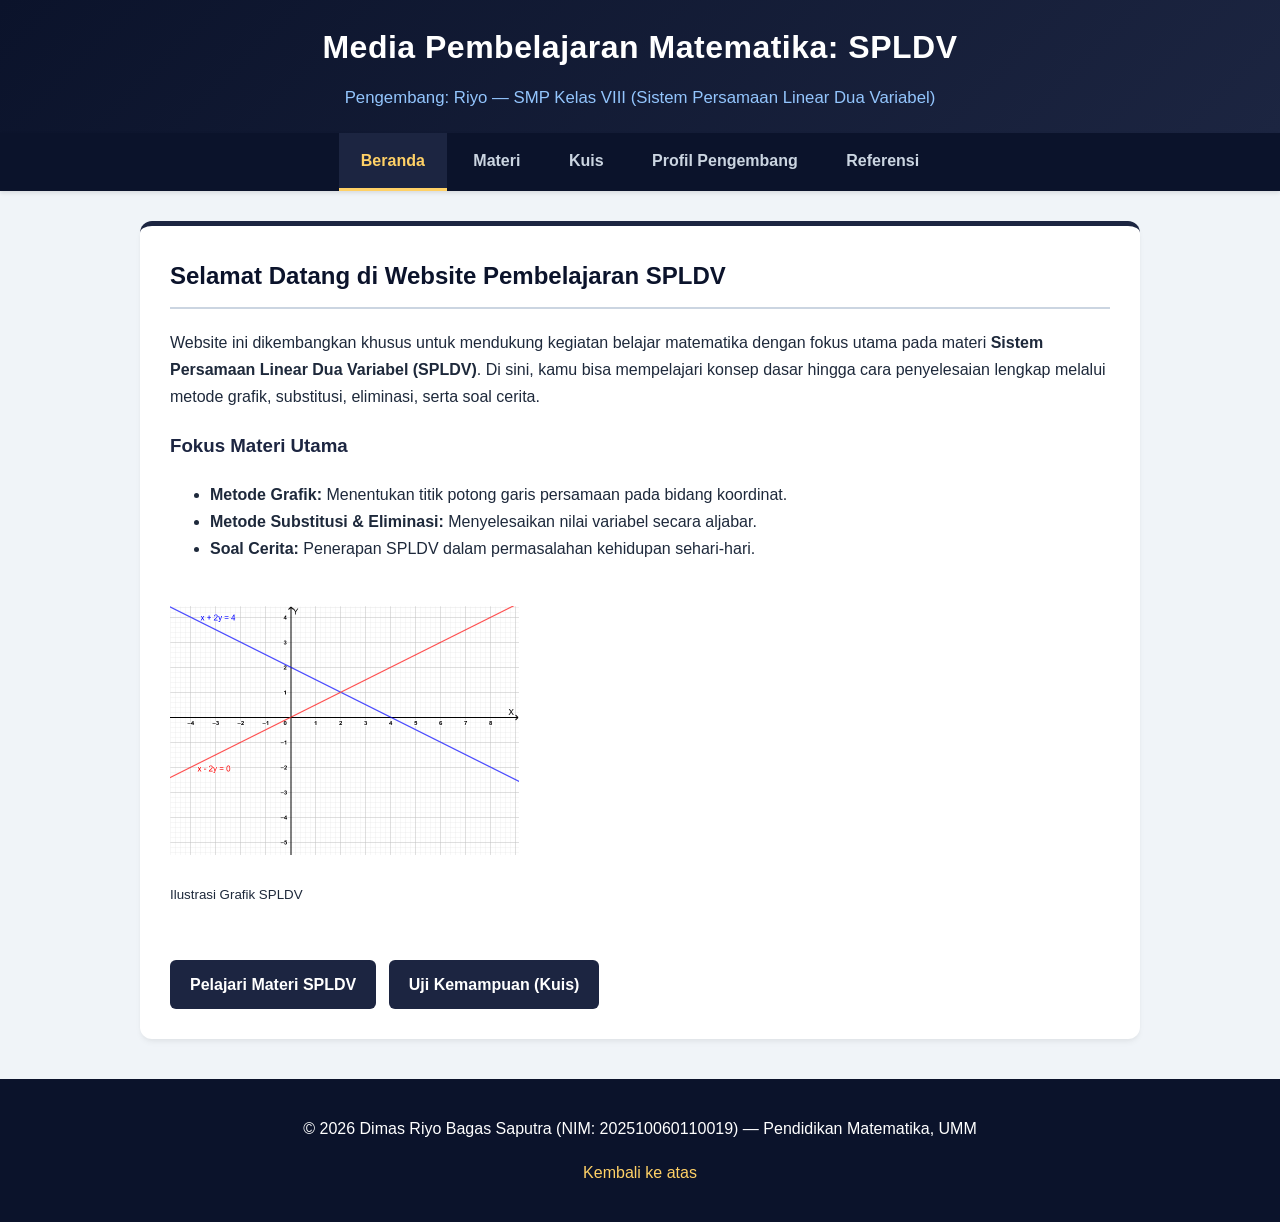
<file: index.html>
<!DOCTYPE html>
<html lang="id">
<head>
    <meta charset="UTF-8">
    <meta name="viewport" content="width=device-width, initial-scale=1.0">
    <title>Beranda | Pembelajaran SPLDV - Riyo</title>
    <link rel="stylesheet" href="style.css">
</head>
<body id="atas">
    <header>
        <h1>Media Pembelajaran Matematika: SPLDV</h1>
        <p>Pengembang: Riyo &mdash; SMP Kelas VIII (Sistem Persamaan Linear Dua Variabel)</p>
    </header>
    
    <nav>
        <ul>
            <li><a href="index.html" class="active">Beranda</a></li>
            <li><a href="materi.html">Materi</a></li>
            <li><a href="kuis.html">Kuis</a></li>
            <li><a href="profil.html">Profil Pengembang</a></li>
            <li><a href="referensi.html">Referensi</a></li>
        </ul>
    </nav>

    <main>
        <section>
            <h2>Selamat Datang di Website Pembelajaran SPLDV</h2>
            <p>
                Website ini dikembangkan khusus untuk mendukung kegiatan belajar matematika dengan fokus utama pada materi <strong>Sistem Persamaan Linear Dua Variabel (SPLDV)</strong>. Di sini, kamu bisa mempelajari konsep dasar hingga cara penyelesaian lengkap melalui metode grafik, substitusi, eliminasi, serta soal cerita.
            </p>
            <h3>Fokus Materi Utama</h3>
            <ul>
                <li><strong>Metode Grafik:</strong> Menentukan titik potong garis persamaan pada bidang koordinat.</li>
                <li><strong>Metode Substitusi &amp; Eliminasi:</strong> Menyelesaikan nilai variabel secara aljabar.</li>
                <li><strong>Soal Cerita:</strong> Penerapan SPLDV dalam permasalahan kehidupan sehari-hari.</li> 
            </ul>
            <br>
            <img src="image/ilustrasi grafik SPLDV.png" alt="Ilustrasi Grafik SPLDV" width="350">
            <p><small>Ilustrasi Grafik SPLDV</small></p>
            <br>
            <a href="materi.html#grafik" class="btn">Pelajari Materi SPLDV</a>
            <a href="kuis.html" class="btn">Uji Kemampuan (Kuis)</a>
        </section>
    </main>

    <footer>
        <p>&copy; 2026 Dimas Riyo Bagas Saputra (NIM: 202510060110019) &mdash; Pendidikan Matematika, UMM</p>
        <p><a href="#atas">Kembali ke atas</a></p>
    </footer>
</body>
</html>
</file>
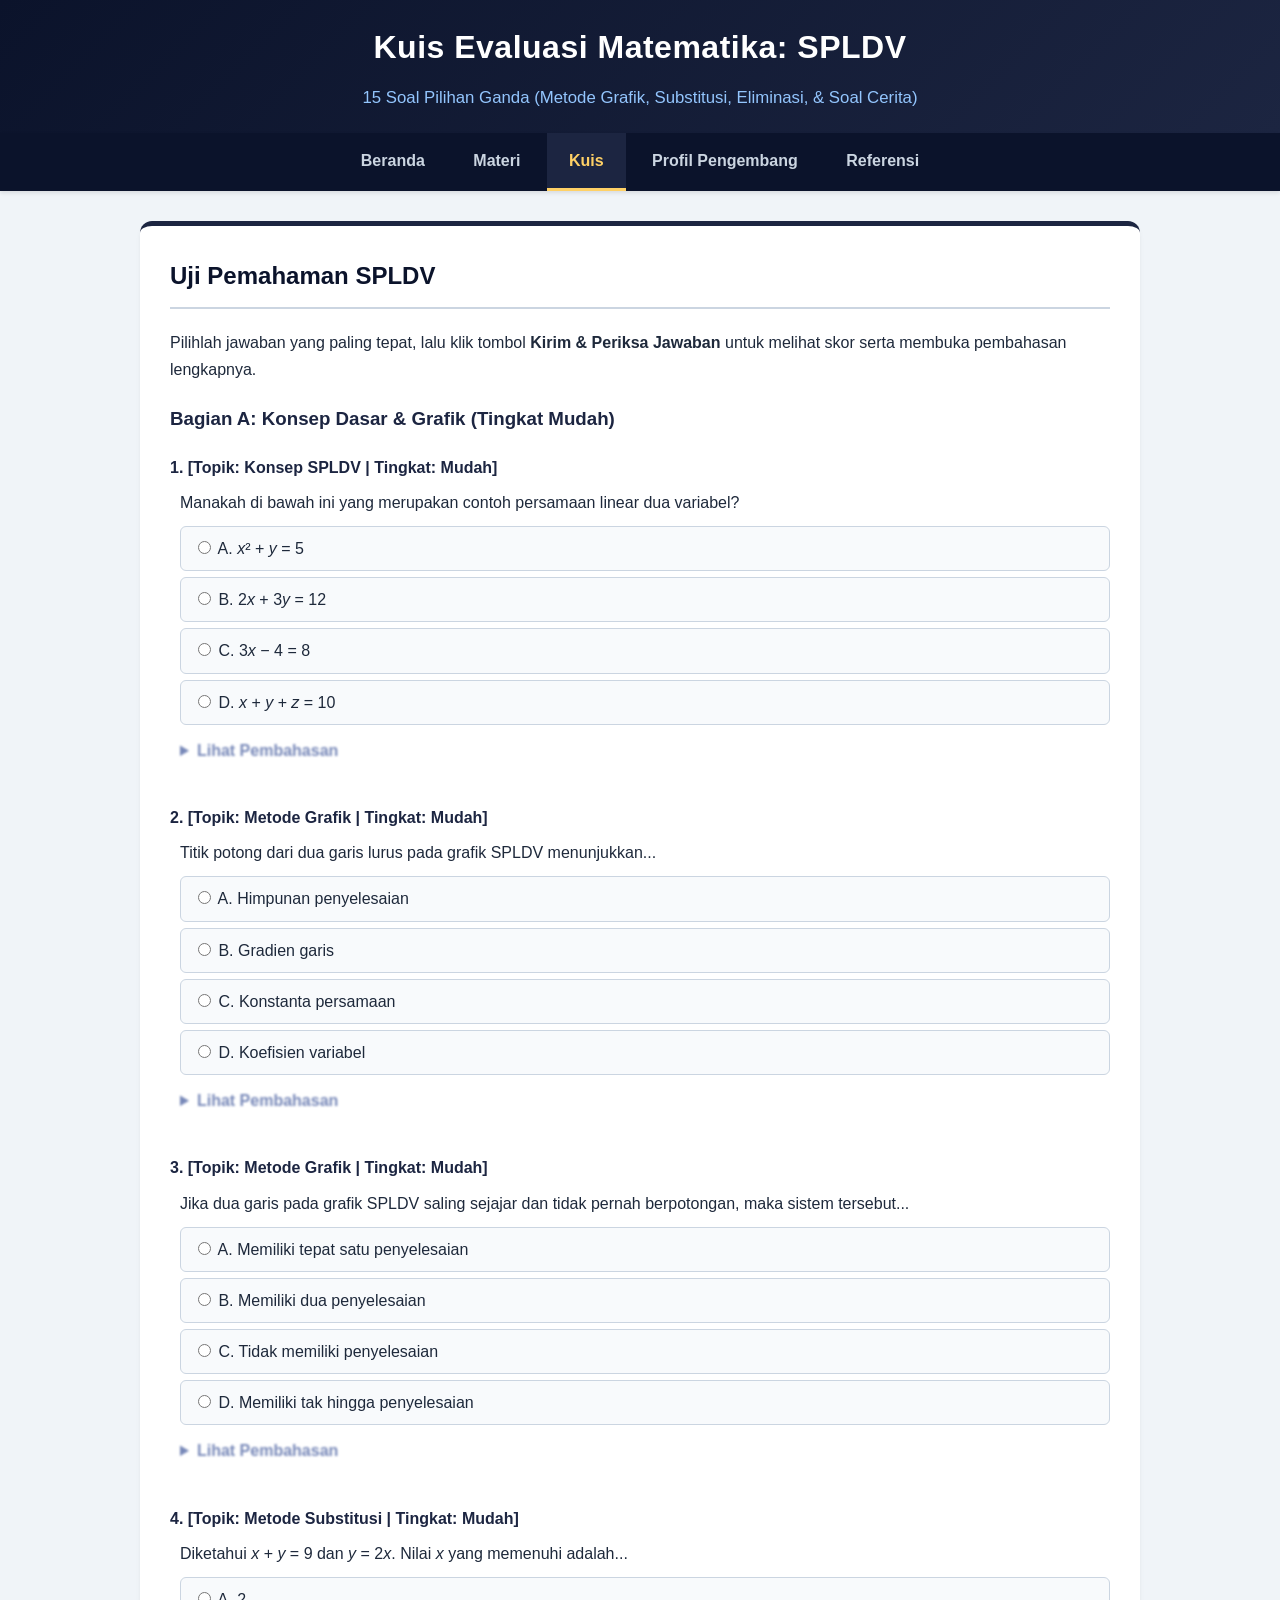
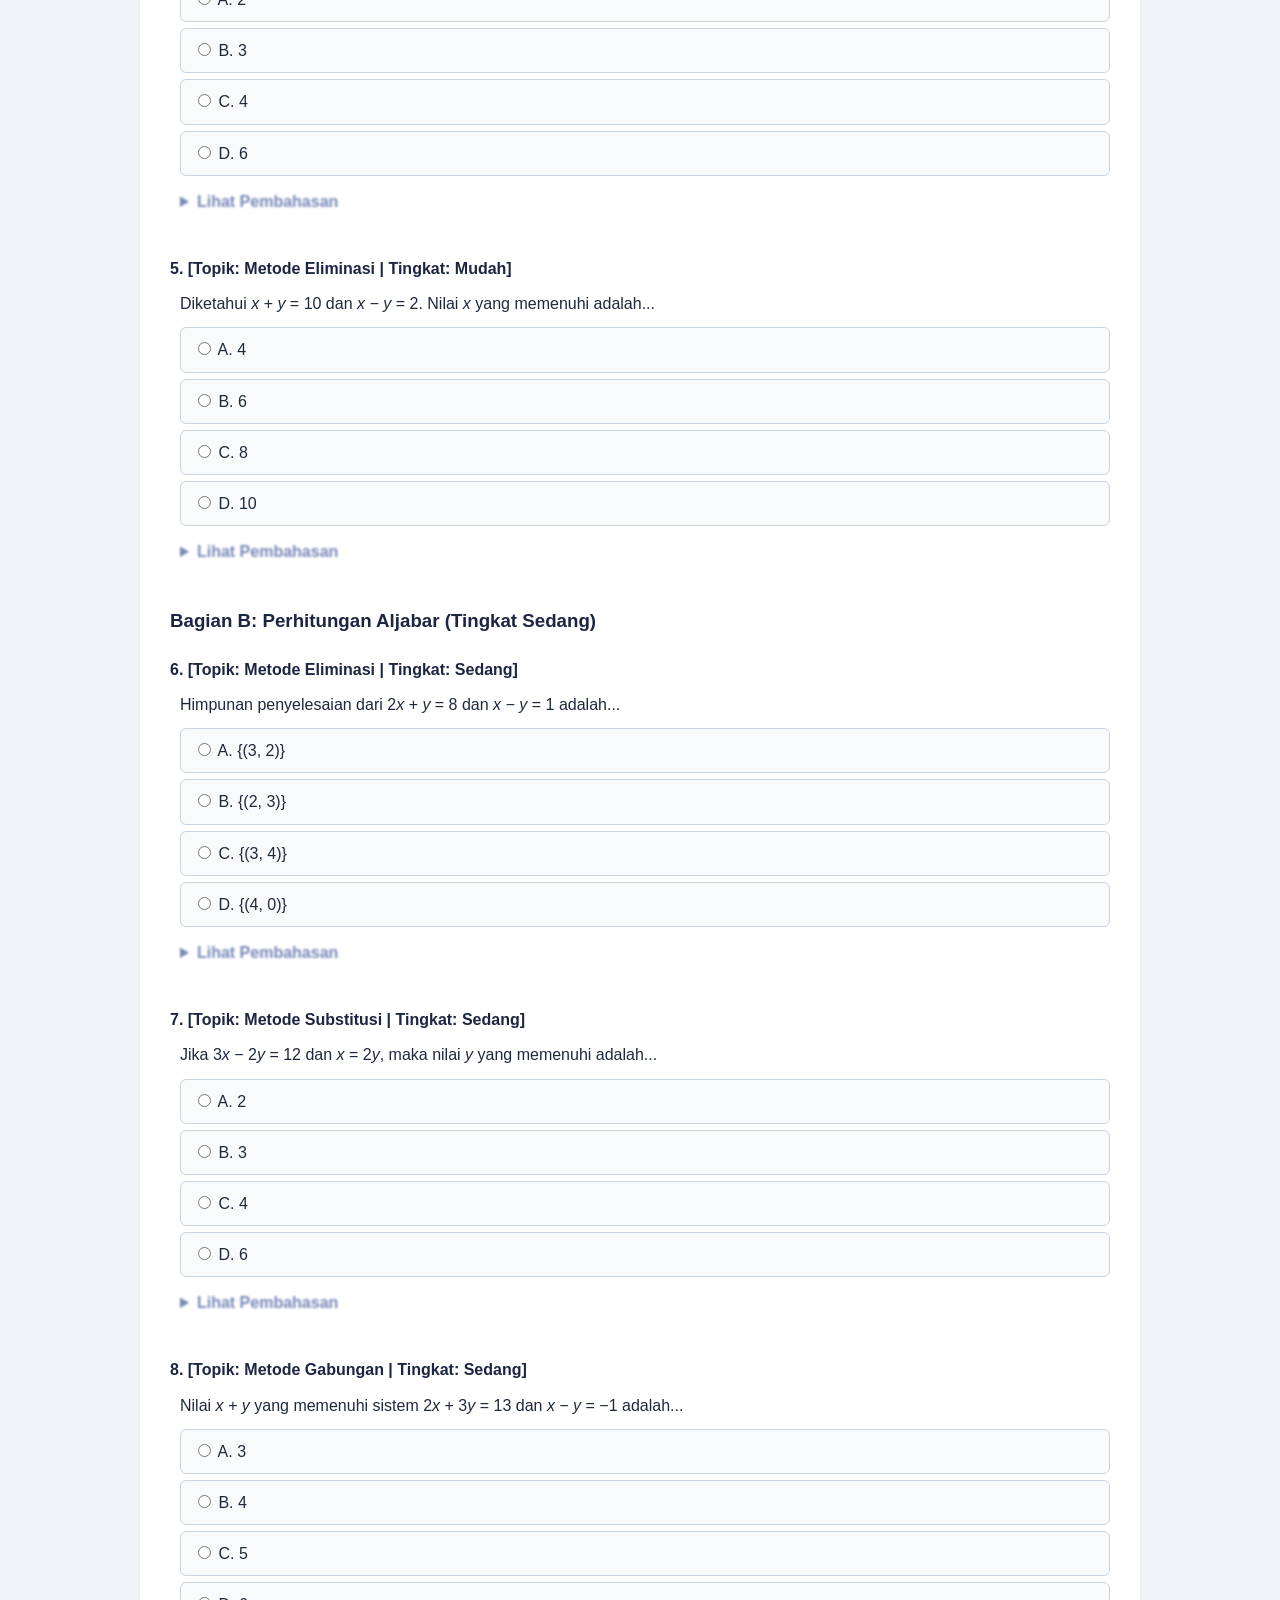
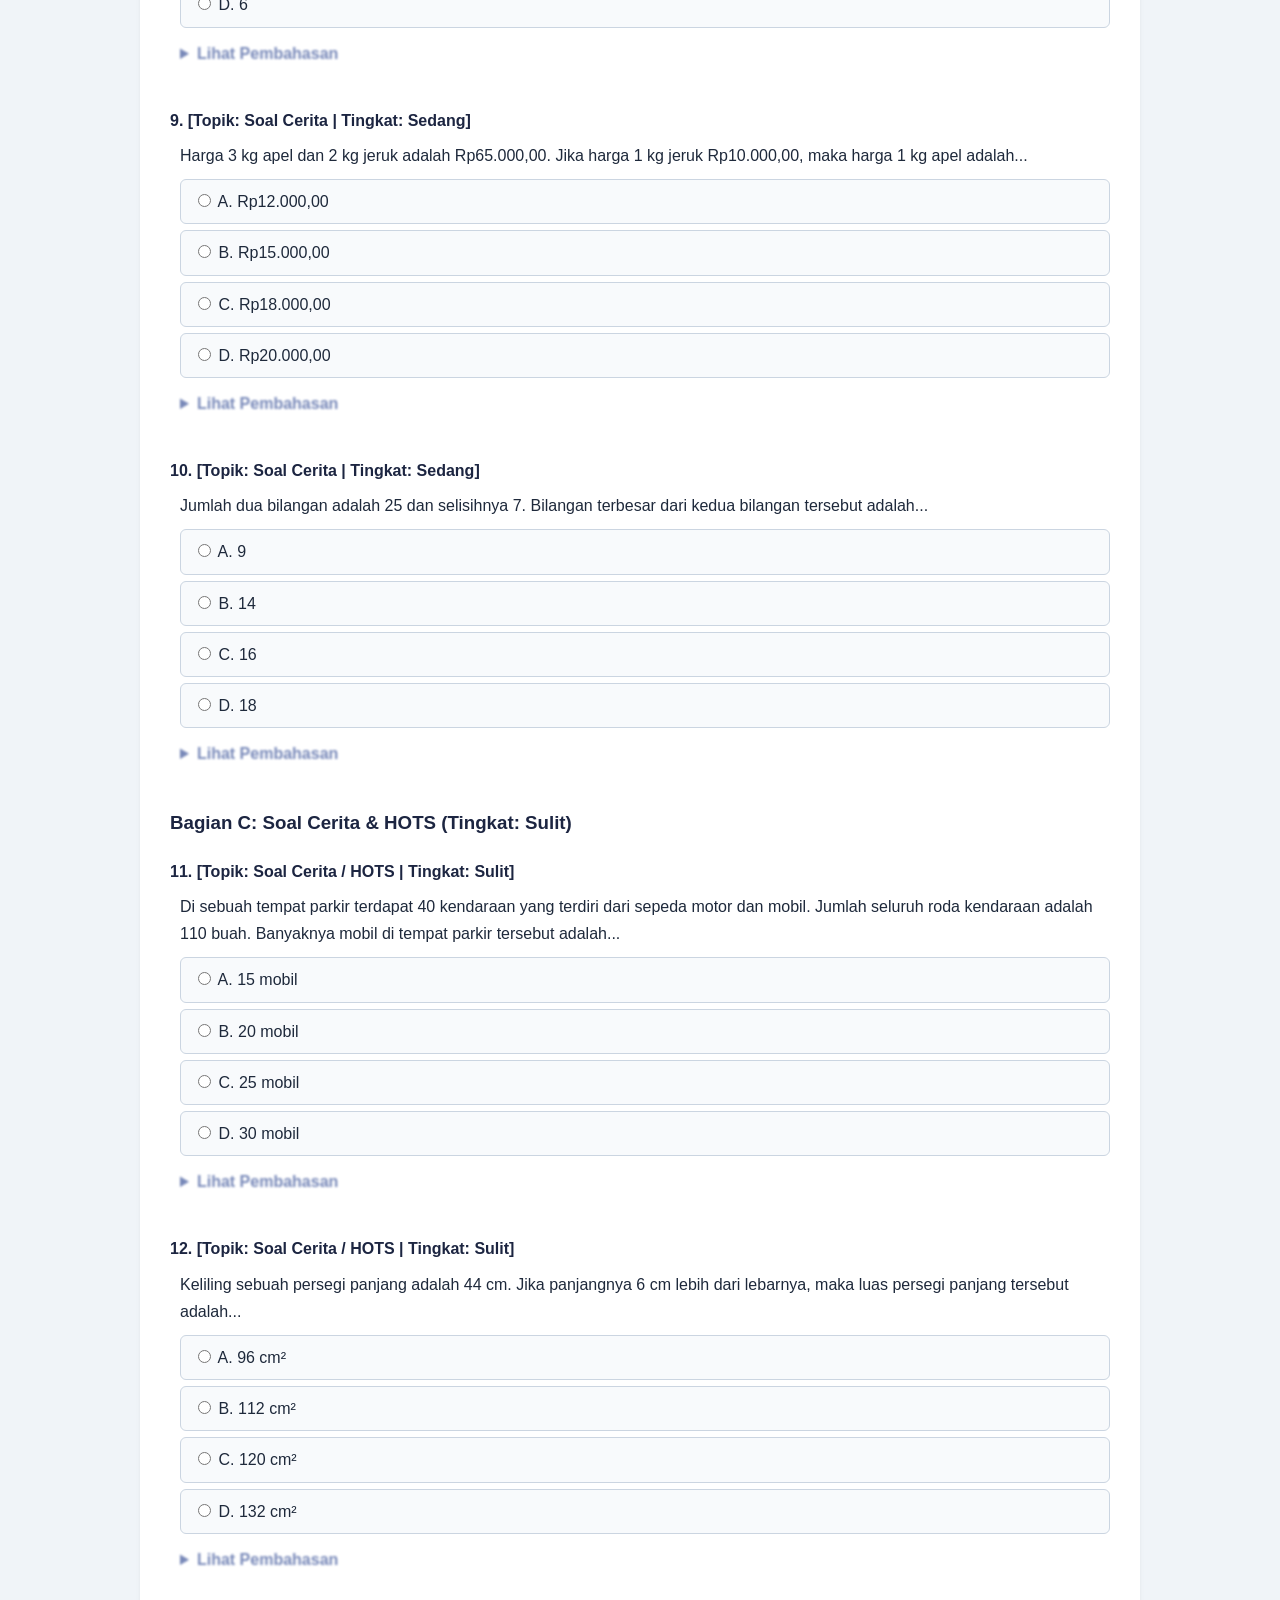
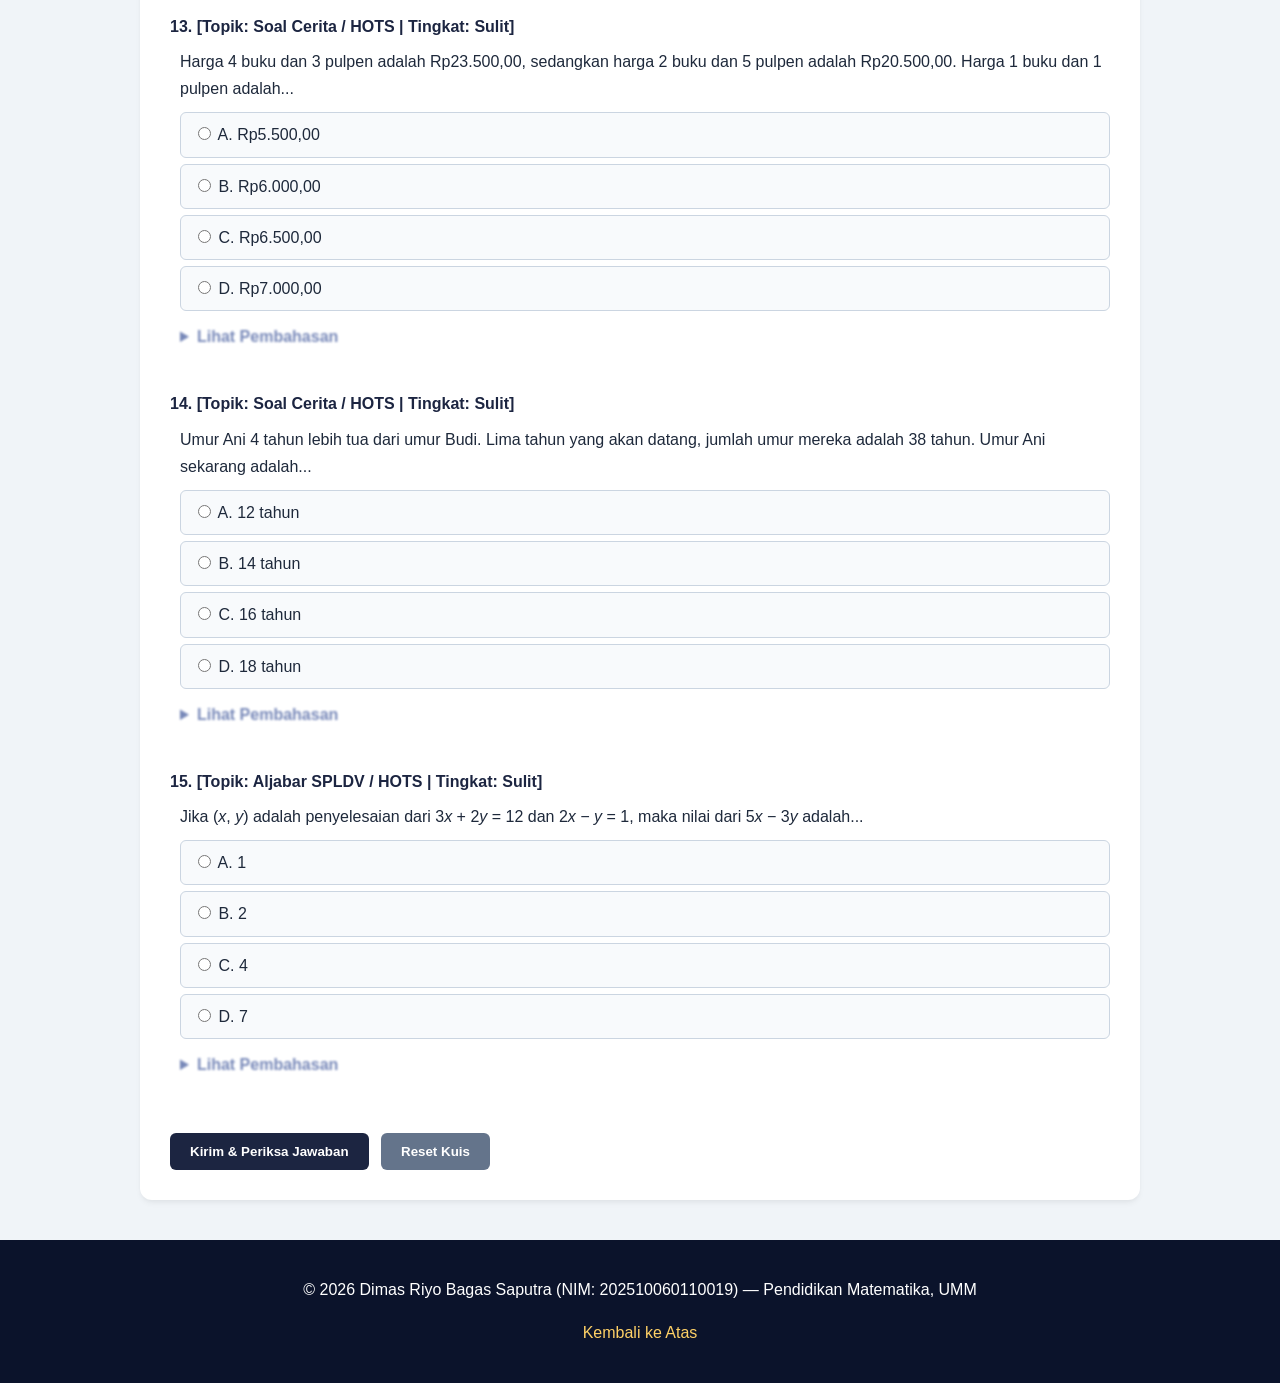
<file: kuis.html>
<!DOCTYPE html>
<html lang="id">
<head>
    <meta charset="UTF-8">
    <meta name="viewport" content="width=device-width, initial-scale=1.0">
    <title>Kuis Evaluasi SPLDV | SMP Kelas VIII</title>
    <link rel="stylesheet" href="style.css">
    <style>
        details.terkunci {
            pointer-events: none;
            opacity: 0.6;
            filter: blur(1px);
            transition: all 0.3s ease;
        }
        .area-pembahasan ol {
            margin: 5px 0 0 0;
            padding-left: 20px;
        }
        .area-pembahasan li {
            margin-bottom: 4px;
        }
    </style>
</head>
<body id="atas">
    <header>
        <h1>Kuis Evaluasi Matematika: SPLDV</h1>
        <p>15 Soal Pilihan Ganda (Metode Grafik, Substitusi, Eliminasi, &amp; Soal Cerita)</p>
    </header>
    
    <nav>
        <ul>
            <li><a href="index.html">Beranda</a></li>
            <li><a href="materi.html">Materi</a></li>
            <li><a href="kuis.html" class="active">Kuis</a></li>
            <li><a href="profil.html">Profil Pengembang</a></li>
            <li><a href="referensi.html">Referensi</a></li>
        </ul>
    </nav>
    <main>
        <section>
            <h2>Uji Pemahaman SPLDV</h2>
            <p>Pilihlah jawaban yang paling tepat, lalu klik tombol <strong>Kirim &amp; Periksa Jawaban</strong> untuk melihat skor serta membuka pembahasan lengkapnya.</p>
            
            <div id="hasilSkor"></div>

            <form id="formkuis" onsubmit="periksaKuis(event)">

                <h3>Bagian A: Konsep Dasar &amp; Grafik (Tingkat Mudah)</h3>

                <div class="soal-container">
                    <div class="nomor-soal"><strong>1. [Topik: Konsep SPLDV | Tingkat: Mudah]</strong></div>
                    <div class="isi-soal">
                        <div>Manakah di bawah ini yang merupakan contoh persamaan linear dua variabel?</div>
                        <div class="opsi-jawaban">
                            <label id="lbl-q1-A"><input type="radio" name="q1" value="A"> A. <i>x</i>&sup2; + <i>y</i> = 5</label>
                            <label id="lbl-q1-B"><input type="radio" name="q1" value="B"> B. 2<i>x</i> + 3<i>y</i> = 12</label>
                            <label id="lbl-q1-C"><input type="radio" name="q1" value="C"> C. 3<i>x</i> &minus; 4 = 8</label>
                            <label id="lbl-q1-D"><input type="radio" name="q1" value="D"> D. <i>x + y + z</i> = 10</label>
                        </div>
                        <details id="detail-q1"><summary style="cursor:pointer;color:#1e3a8a;font-weight:bold;">Lihat Pembahasan</summary>
                            <div class="area-pembahasan">
                                <p><strong>Kunci: B</strong></p>
                                <ol>
                                    <li>Persamaan linear dua variabel harus memiliki tepat <strong>2 variabel</strong> yang masing-masing berpangkat satu.</li>
                                    <li>Opsi B (2<i>x</i> + 3<i>y</i> = 12) memenuhi syarat tersebut karena memiliki variabel <i>x</i> dan <i>y</i> berpangkat 1.</li>
                                </ol>
                            </div>
                        </details>
                    </div>
                </div>

                <div class="soal-container">
                    <div class="nomor-soal"><strong>2. [Topik: Metode Grafik | Tingkat: Mudah]</strong></div>
                    <div class="isi-soal">
                        <div>Titik potong dari dua garis lurus pada grafik SPLDV menunjukkan...</div>
                        <div class="opsi-jawaban">
                            <label id="lbl-q2-A"><input type="radio" name="q2" value="A"> A. Himpunan penyelesaian</label>
                            <label id="lbl-q2-B"><input type="radio" name="q2" value="B"> B. Gradien garis</label>
                            <label id="lbl-q2-C"><input type="radio" name="q2" value="C"> C. Konstanta persamaan</label>
                            <label id="lbl-q2-D"><input type="radio" name="q2" value="D"> D. Koefisien variabel</label>
                        </div>
                        <details id="detail-q2"><summary style="cursor:pointer;color:#1e3a8a;font-weight:bold;">Lihat Pembahasan</summary>
                            <div class="area-pembahasan">
                                <p><strong>Kunci: A</strong></p>
                                <ol>
                                    <li>Setiap titik pada garis mewakili pasangan (<i>x</i>, <i>y</i>) yang memenuhi persamaan garis tersebut.</li>
                                    <li>Koordinat titik potong (<i>x</i>, <i>y</i>) memenuhi kedua persamaan sekaligus sehingga disebut <strong>himpunan penyelesaian</strong>.</li>
                                </ol>
                            </div>
                        </details>
                    </div>
                </div>
                
                <div class="soal-container">
                    <div class="nomor-soal"><strong>3. [Topik: Metode Grafik | Tingkat: Mudah]</strong></div>
                    <div class="isi-soal">
                        <div>Jika dua garis pada grafik SPLDV saling sejajar dan tidak pernah berpotongan, maka sistem tersebut...</div>
                        <div class="opsi-jawaban">
                            <label id="lbl-q3-A"><input type="radio" name="q3" value="A"> A. Memiliki tepat satu penyelesaian</label>
                            <label id="lbl-q3-B"><input type="radio" name="q3" value="B"> B. Memiliki dua penyelesaian</label>
                            <label id="lbl-q3-C"><input type="radio" name="q3" value="C"> C. Tidak memiliki penyelesaian</label>
                            <label id="lbl-q3-D"><input type="radio" name="q3" value="D"> D. Memiliki tak hingga penyelesaian</label>
                        </div>
                        <details id="detail-q3"><summary style="cursor:pointer;color:#1e3a8a;font-weight:bold;">Lihat Pembahasan</summary>
                            <div class="area-pembahasan">
                                <p><strong>Kunci: C</strong></p>
                                <ol>
                                    <li>Dua garis yang sejajar tidak akan pernah bertemu di satu titik mana pun.</li>
                                    <li>Karena tidak ada titik potong, maka himpunan penyelesaiannya kosong (tidak memiliki penyelesaian).</li>
                                </ol>
                            </div>
                        </details>
                    </div>
                </div>

                <div class="soal-container">
                    <div class="nomor-soal"><strong>4. [Topik: Metode Substitusi | Tingkat: Mudah]</strong></div>
                    <div class="isi-soal">
                        <div>Diketahui <i>x + y</i> = 9 dan <i>y</i> = 2<i>x</i>. Nilai <i>x</i> yang memenuhi adalah...</div>
                        <div class="opsi-jawaban">
                            <label id="lbl-q4-A"><input type="radio" name="q4" value="A"> A. 2</label>
                            <label id="lbl-q4-B"><input type="radio" name="q4" value="B"> B. 3</label>
                            <label id="lbl-q4-C"><input type="radio" name="q4" value="C"> C. 4</label>
                            <label id="lbl-q4-D"><input type="radio" name="q4" value="D"> D. 6</label>
                        </div>
                        <details id="detail-q4"><summary style="cursor:pointer;color:#1e3a8a;font-weight:bold;">Lihat Pembahasan</summary>
                            <div class="area-pembahasan">
                                <p><strong>Kunci: B</strong></p>
                                <ol>
                                    <li><strong>Substitusi:</strong> Ganti <i>y</i> dengan 2<i>x</i> pada persamaan pertama: <i>x</i> + 2<i>x</i> = 9</li>
                                    <li><strong>Hitung:</strong> 3<i>x</i> = 9 &rarr; <strong><i>x</i> = 3</strong>.</li>
                                </ol>
                            </div>
                        </details>
                    </div>
                </div>

                <div class="soal-container">
                    <div class="nomor-soal"><strong>5. [Topik: Metode Eliminasi | Tingkat: Mudah]</strong></div>
                    <div class="isi-soal">
                        <div>Diketahui <i>x + y</i> = 10 dan <i>x &minus; y</i> = 2. Nilai <i>x</i> yang memenuhi adalah...</div>
                        <div class="opsi-jawaban">
                            <label id="lbl-q5-A"><input type="radio" name="q5" value="A"> A. 4</label>
                            <label id="lbl-q5-B"><input type="radio" name="q5" value="B"> B. 6</label>
                            <label id="lbl-q5-C"><input type="radio" name="q5" value="C"> C. 8</label>
                            <label id="lbl-q5-D"><input type="radio" name="q5" value="D"> D. 10</label>
                        </div>
                        <details id="detail-q5"><summary style="cursor:pointer;color:#1e3a8a;font-weight:bold;">Lihat Pembahasan</summary>
                            <div class="area-pembahasan">
                                <p><strong>Kunci: B</strong></p>
                                <ol>
                                    <li><strong>Eliminasi <i>y</i>:</strong> Jumlahkan kedua persamaan:<br>
                                    (<i>x + y</i>) + (<i>x &minus; y</i>) = 10 + 2</li>
                                    <li><strong>Hitung:</strong> 2<i>x</i> = 12 &rarr; <strong><i>x</i> = 6</strong>.</li>
                                </ol>
                            </div>
                        </details>
                    </div>
                </div>

                <h3>Bagian B: Perhitungan Aljabar (Tingkat Sedang)</h3>

                <div class="soal-container">
                    <div class="nomor-soal"><strong>6. [Topik: Metode Eliminasi | Tingkat: Sedang]</strong></div>
                    <div class="isi-soal">
                        <div>Himpunan penyelesaian dari 2<i>x + y</i> = 8 dan <i>x &minus; y</i> = 1 adalah...</div>
                        <div class="opsi-jawaban">
                            <label id="lbl-q6-A"><input type="radio" name="q6" value="A"> A. {(3, 2)}</label>
                            <label id="lbl-q6-B"><input type="radio" name="q6" value="B"> B. {(2, 3)}</label>
                            <label id="lbl-q6-C"><input type="radio" name="q6" value="C"> C. {(3, 4)}</label>
                            <label id="lbl-q6-D"><input type="radio" name="q6" value="D"> D. {(4, 0)}</label>
                        </div>
                        <details id="detail-q6"><summary style="cursor:pointer;color:#1e3a8a;font-weight:bold;">Lihat Pembahasan</summary>
                            <div class="area-pembahasan">
                                <p><strong>Kunci: A</strong></p>
                                <ol>
                                    <li><strong>Langkah 1 (Eliminasi <i>y</i>):</strong> Jumlahkan kedua persamaan:<br>
                                    (2<i>x + y</i>) + (<i>x &minus; y</i>) = 8 + 1 &rarr; 3<i>x</i> = 9 &rarr; <strong><i>x</i> = 3</strong>.</li>
                                    <li><strong>Langkah 2 (Substitusi):</strong> Masukkan <i>x</i> = 3 ke <i>x &minus; y</i> = 1:<br>
                                    3 &minus; <i>y</i> = 1 &rarr; <strong><i>y</i> = 2</strong>.</li>
                                    <li><strong>Kesimpulan:</strong> Himpunan penyelesaiannya adalah <strong>{(3, 2)}</strong>.</li>
                                </ol>
                            </div>
                        </details>
                    </div>
                </div>

                <div class="soal-container">
                    <div class="nomor-soal"><strong>7. [Topik: Metode Substitusi | Tingkat: Sedang]</strong></div>
                    <div class="isi-soal">
                        <div>Jika 3<i>x</i> &minus; 2<i>y</i> = 12 dan <i>x</i> = 2<i>y</i>, maka nilai <i>y</i> yang memenuhi adalah...</div>
                        <div class="opsi-jawaban">
                            <label id="lbl-q7-A"><input type="radio" name="q7" value="A"> A. 2</label>
                            <label id="lbl-q7-B"><input type="radio" name="q7" value="B"> B. 3</label>
                            <label id="lbl-q7-C"><input type="radio" name="q7" value="C"> C. 4</label>
                            <label id="lbl-q7-D"><input type="radio" name="q7" value="D"> D. 6</label>
                        </div>
                        <details id="detail-q7"><summary style="cursor:pointer;color:#1e3a8a;font-weight:bold;">Lihat Pembahasan</summary>
                            <div class="area-pembahasan">
                                <p><strong>Kunci: B</strong></p>
                                <ol>
                                    <li><strong>Substitusi <i>x</i> = 2<i>y</i>:</strong> 3(2<i>y</i>) &minus; 2<i>y</i> = 12</li>
                                    <li><strong>Hitung:</strong> 6<i>y</i> &minus; 2<i>y</i> = 12 &rarr; 4<i>y</i> = 12 &rarr; <strong><i>y</i> = 3</strong>.</li>
                                </ol>
                            </div>
                        </details>
                    </div>
                </div>

                <div class="soal-container">
                    <div class="nomor-soal"><strong>8. [Topik: Metode Gabungan | Tingkat: Sedang]</strong></div>
                    <div class="isi-soal">
                        <div>Nilai <i>x + y</i> yang memenuhi sistem 2<i>x</i> + 3<i>y</i> = 13 dan <i>x &minus; y</i> = &minus;1 adalah...</div>
                        <div class="opsi-jawaban">
                            <label id="lbl-q8-A"><input type="radio" name="q8" value="A"> A. 3</label>
                            <label id="lbl-q8-B"><input type="radio" name="q8" value="B"> B. 4</label>
                            <label id="lbl-q8-C"><input type="radio" name="q8" value="C"> C. 5</label>
                            <label id="lbl-q8-D"><input type="radio" name="q8" value="D"> D. 6</label>
                        </div>
                        <details id="detail-q8"><summary style="cursor:pointer;color:#1e3a8a;font-weight:bold;">Lihat Pembahasan</summary>
                            <div class="area-pembahasan">
                                <p><strong>Kunci: C</strong></p>
                                <ol>
                                    <li><strong>Ubah persamaan kedua:</strong> <i>x = y</i> &minus; 1.</li>
                                    <li><strong>Substitusi ke persamaan pertama:</strong> 2(<i>y</i> &minus; 1) + 3<i>y</i> = 13 &rarr; 2<i>y</i> &minus; 2 + 3<i>y</i> = 13 &rarr; 5<i>y</i> = 15 &rarr; <strong><i>y</i> = 3</strong>.</li>
                                    <li><strong>Cari nilai <i>x</i>:</strong> <i>x</i> = 3 &minus; 1 = <strong>2</strong>.</li>
                                    <li><strong>Hitung <i>x + y</i>:</strong> 2 + 3 = <strong>5</strong>.</li>
                                </ol>
                            </div>
                        </details>
                    </div>
                </div>

                <div class="soal-container">
                    <div class="nomor-soal"><strong>9. [Topik: Soal Cerita | Tingkat: Sedang]</strong></div>
                    <div class="isi-soal">
                        <div>Harga 3 kg apel dan 2 kg jeruk adalah Rp65.000,00. Jika harga 1 kg jeruk Rp10.000,00, maka harga 1 kg apel adalah...</div>
                        <div class="opsi-jawaban">
                            <label id="lbl-q9-A"><input type="radio" name="q9" value="A"> A. Rp12.000,00</label>
                            <label id="lbl-q9-B"><input type="radio" name="q9" value="B"> B. Rp15.000,00</label>
                            <label id="lbl-q9-C"><input type="radio" name="q9" value="C"> C. Rp18.000,00</label>
                            <label id="lbl-q9-D"><input type="radio" name="q9" value="D"> D. Rp20.000,00</label>
                        </div>
                        <details id="detail-q9"><summary style="cursor:pointer;color:#1e3a8a;font-weight:bold;">Lihat Pembahasan</summary>
                            <div class="area-pembahasan">
                                <p><strong>Kunci: B</strong></p>
                                <ol>
                                    <li><strong>Model matematika:</strong> 3<i>a</i> + 2<i>j</i> = 65.000, dengan <i>j</i> = 10.000.</li>
                                    <li><strong>Substitusi:</strong> 3<i>a</i> + 2(10.000) = 65.000 &rarr; 3<i>a</i> + 20.000 = 65.000.</li>
                                    <li><strong>Hitung:</strong> 3<i>a</i> = 45.000 &rarr; <strong><i>a</i> = Rp15.000,00</strong>.</li>
                                </ol>
                            </div>
                        </details>
                    </div>
                </div>

                <div class="soal-container">
                    <div class="nomor-soal"><strong>10. [Topik: Soal Cerita | Tingkat: Sedang]</strong></div>
                    <div class="isi-soal">
                        <div>Jumlah dua bilangan adalah 25 dan selisihnya 7. Bilangan terbesar dari kedua bilangan tersebut adalah...</div>
                        <div class="opsi-jawaban">
                            <label id="lbl-q10-A"><input type="radio" name="q10" value="A"> A. 9</label>
                            <label id="lbl-q10-B"><input type="radio" name="q10" value="B"> B. 14</label>
                            <label id="lbl-q10-C"><input type="radio" name="q10" value="C"> C. 16</label>
                            <label id="lbl-q10-D"><input type="radio" name="q10" value="D"> D. 18</label>
                        </div>
                        <details id="detail-q10"><summary style="cursor:pointer;color:#1e3a8a;font-weight:bold;">Lihat Pembahasan</summary>
                            <div class="area-pembahasan">
                                <p><strong>Kunci: C</strong></p>
                                <ol>
                                    <li><strong>Model matematika:</strong> <i>x + y</i> = 25 dan <i>x &minus; y</i> = 7 (dengan <i>x</i> bilangan terbesar).</li>
                                    <li><strong>Eliminasi <i>y</i>:</strong> Jumlahkan kedua persamaan: 2<i>x</i> = 32 &rarr; <strong><i>x</i> = 16</strong>.</li>
                                </ol>
                            </div>
                        </details>
                    </div>
                </div>

                <h3>Bagian C: Soal Cerita &amp; HOTS (Tingkat: Sulit)</h3>

                <div class="soal-container">
                    <div class="nomor-soal"><strong>11. [Topik: Soal Cerita / HOTS | Tingkat: Sulit]</strong></div>
                    <div class="isi-soal">
                        <div>Di sebuah tempat parkir terdapat 40 kendaraan yang terdiri dari sepeda motor dan mobil. Jumlah seluruh roda kendaraan adalah 110 buah. Banyaknya mobil di tempat parkir tersebut adalah...</div>
                        <div class="opsi-jawaban">
                            <label id="lbl-q11-A"><input type="radio" name="q11" value="A"> A. 15 mobil</label>
                            <label id="lbl-q11-B"><input type="radio" name="q11" value="B"> B. 20 mobil</label>
                            <label id="lbl-q11-C"><input type="radio" name="q11" value="C"> C. 25 mobil</label>
                            <label id="lbl-q11-D"><input type="radio" name="q11" value="D"> D. 30 mobil</label>
                        </div>
                        <details id="detail-q11"><summary style="cursor:pointer;color:#1e3a8a;font-weight:bold;">Lihat Pembahasan</summary>
                            <div class="area-pembahasan">
                                <p><strong>Kunci: A</strong></p>
                                <ol>
                                    <li><strong>Model matematika:</strong> Misal motor = <i>m</i>, mobil = <i>b</i>.<br>
                                    <i>m + b</i> = 40 &nbsp;dan&nbsp; 2<i>m</i> + 4<i>b</i> = 110.</li>
                                    <li><strong>Eliminasi <i>m</i>:</strong> Kalikan persamaan pertama dengan 2 menjadi 2<i>m</i> + 2<i>b</i> = 80.</li>
                                    <li><strong>Kurangkan:</strong> (2<i>m</i> + 4<i>b</i>) &minus; (2<i>m</i> + 2<i>b</i>) = 110 &minus; 80 &rarr; 2<i>b</i> = 30 &rarr; <strong><i>b</i> = 15 mobil</strong>.</li>
                                </ol>
                            </div>
                        </details>
                    </div>
                </div>

                <div class="soal-container">
                    <div class="nomor-soal"><strong>12. [Topik: Soal Cerita / HOTS | Tingkat: Sulit]</strong></div>
                    <div class="isi-soal">
                        <div>Keliling sebuah persegi panjang adalah 44 cm. Jika panjangnya 6 cm lebih dari lebarnya, maka luas persegi panjang tersebut adalah...</div>
                        <div class="opsi-jawaban">
                            <label id="lbl-q12-A"><input type="radio" name="q12" value="A"> A. 96 cm&sup2;</label>
                            <label id="lbl-q12-B"><input type="radio" name="q12" value="B"> B. 112 cm&sup2;</label>
                            <label id="lbl-q12-C"><input type="radio" name="q12" value="C"> C. 120 cm&sup2;</label>
                            <label id="lbl-q12-D"><input type="radio" name="q12" value="D"> D. 132 cm&sup2;</label>
                        </div>
                        <details id="detail-q12"><summary style="cursor:pointer;color:#1e3a8a;font-weight:bold;">Lihat Pembahasan</summary>
                            <div class="area-pembahasan">
                                <p><strong>Kunci: B</strong></p>
                                <ol>
                                    <li><strong>Persamaan keliling:</strong> 2(<i>p + l</i>) = 44 &rarr; <i>p + l</i> = 22.</li>
                                    <li><strong>Persamaan selisih:</strong> <i>p &minus; l</i> = 6.</li>
                                    <li><strong>Eliminasi:</strong> Jumlahkan keduanya: 2<i>p</i> = 28 &rarr; <i>p</i> = 14 cm, maka <i>l</i> = 22 &minus; 14 = 8 cm.</li>
                                    <li><strong>Luas:</strong> <i>p &times; l</i> = 14 &times; 8 = <strong>112 cm&sup2;</strong>.</li>
                                </ol>
                            </div>
                        </details>
                    </div>
                </div>

                <div class="soal-container">
                    <div class="nomor-soal"><strong>13. [Topik: Soal Cerita / HOTS | Tingkat: Sulit]</strong></div>
                    <div class="isi-soal">
                        <div>Harga 4 buku dan 3 pulpen adalah Rp23.500,00, sedangkan harga 2 buku dan 5 pulpen adalah Rp20.500,00. Harga 1 buku dan 1 pulpen adalah...</div>
                        <div class="opsi-jawaban">
                            <label id="lbl-q13-A"><input type="radio" name="q13" value="A"> A. Rp5.500,00</label>
                            <label id="lbl-q13-B"><input type="radio" name="q13" value="B"> B. Rp6.000,00</label>
                            <label id="lbl-q13-C"><input type="radio" name="q13" value="C"> C. Rp6.500,00</label>
                            <label id="lbl-q13-D"><input type="radio" name="q13" value="D"> D. Rp7.000,00</label>
                        </div>
                        <details id="detail-q13"><summary style="cursor:pointer;color:#1e3a8a;font-weight:bold;">Lihat Pembahasan</summary>
                            <div class="area-pembahasan">
                                <p><strong>Kunci: C</strong></p>
                                <ol>
                                    <li><strong>Model matematika:</strong> 4<i>b</i> + 3<i>p</i> = 23.500 dan 2<i>b</i> + 5<i>p</i> = 20.500.</li>
                                    <li><strong>Eliminasi <i>b</i>:</strong> Kalikan persamaan kedua dengan 2 menjadi 4<i>b</i> + 10<i>p</i> = 41.000.</li>
                                    <li><strong>Kurangkan:</strong> 7<i>p</i> = 17.500 &rarr; <i>p</i> = 2.500.</li>
                                    <li><strong>Substitusi:</strong> 2<i>b</i> + 5(2.500) = 20.500 &rarr; 2<i>b</i> = 8.000 &rarr; <i>b</i> = 4.000.</li>
                                    <li><strong>Total:</strong> <i>b + p</i> = 4.000 + 2.500 = <strong>Rp6.500,00</strong>.</li>
                                </ol>
                            </div>
                        </details>
                    </div>
                </div>

                <div class="soal-container">
                    <div class="nomor-soal"><strong>14. [Topik: Soal Cerita / HOTS | Tingkat: Sulit]</strong></div>
                    <div class="isi-soal">
                        <div>Umur Ani 4 tahun lebih tua dari umur Budi. Lima tahun yang akan datang, jumlah umur mereka adalah 38 tahun. Umur Ani sekarang adalah...</div>
                        <div class="opsi-jawaban">
                            <label id="lbl-q14-A"><input type="radio" name="q14" value="A"> A. 12 tahun</label>
                            <label id="lbl-q14-B"><input type="radio" name="q14" value="B"> B. 14 tahun</label>
                            <label id="lbl-q14-C"><input type="radio" name="q14" value="C"> C. 16 tahun</label>
                            <label id="lbl-q14-D"><input type="radio" name="q14" value="D"> D. 18 tahun</label>
                        </div>
                        <details id="detail-q14"><summary style="cursor:pointer;color:#1e3a8a;font-weight:bold;">Lihat Pembahasan</summary>
                            <div class="area-pembahasan">
                                <p><strong>Kunci: C</strong></p>
                                <ol>
                                    <li><strong>Persamaan 1:</strong> <i>A = B</i> + 4.</li>
                                    <li><strong>Persamaan 2:</strong> (<i>A</i> + 5) + (<i>B</i> + 5) = 38 &rarr; <i>A + B</i> = 28.</li>
                                    <li><strong>Substitusi:</strong> (<i>B</i> + 4) + <i>B</i> = 28 &rarr; 2<i>B</i> = 24 &rarr; <i>B</i> = 12 tahun.</li>
                                    <li><strong>Umur Ani:</strong> <i>A</i> = 12 + 4 = <strong>16 tahun</strong>.</li>
                                </ol>
                            </div>
                        </details>
                    </div>
                </div>

                <div class="soal-container">
                    <div class="nomor-soal"><strong>15. [Topik: Aljabar SPLDV / HOTS | Tingkat: Sulit]</strong></div>
                    <div class="isi-soal">
                        <div>Jika (<i>x</i>, <i>y</i>) adalah penyelesaian dari 3<i>x</i> + 2<i>y</i> = 12 dan 2<i>x &minus; y</i> = 1, maka nilai dari 5<i>x</i> &minus; 3<i>y</i> adalah...</div>
                        <div class="opsi-jawaban">
                            <label id="lbl-q15-A"><input type="radio" name="q15" value="A"> A. 1</label>
                            <label id="lbl-q15-B"><input type="radio" name="q15" value="B"> B. 2</label>
                            <label id="lbl-q15-C"><input type="radio" name="q15" value="C"> C. 4</label>
                            <label id="lbl-q15-D"><input type="radio" name="q15" value="D"> D. 7</label>
                        </div>
                        <details id="detail-q15"><summary style="cursor:pointer;color:#1e3a8a;font-weight:bold;">Lihat Pembahasan</summary>
                            <div class="area-pembahasan">
                                <p><strong>Kunci: A</strong></p>
                                <ol>
                                    <li><strong>Ubah persamaan kedua:</strong> <i>y</i> = 2<i>x</i> &minus; 1.</li>
                                    <li><strong>Substitusi:</strong> 3<i>x</i> + 2(2<i>x</i> &minus; 1) = 12 &rarr; 7<i>x</i> &minus; 2 = 12 &rarr; 7<i>x</i> = 14 &rarr; <strong><i>x</i> = 2</strong>.</li>
                                    <li><strong>Cari nilai <i>y</i>:</strong> <i>y</i> = 2(2) &minus; 1 = <strong>3</strong>.</li>
                                    <li><strong>Hitung 5<i>x</i> &minus; 3<i>y</i>:</strong> 5(2) &minus; 3(3) = 10 &minus; 9 = <strong>1</strong>.</li>
                                </ol>
                            </div>
                        </details>
                    </div>
                </div>

                <div style="margin-top: 30px;">
                    <button type="submit" class="btn">Kirim &amp; Periksa Jawaban</button>
                    <button type="button" class="btn btn-secondary" onclick="resetKuis()">Reset Kuis</button>
                </div>
            </form>
        </section>
    </main>

    <footer>
        <p>&copy; 2026 Dimas Riyo Bagas Saputra (NIM: 202510060110019) &mdash; Pendidikan Matematika, UMM</p>
        <p><a href="#atas">Kembali ke Atas</a></p>
    </footer>

    <script>
        document.addEventListener('DOMContentLoaded', function() {
            document.querySelectorAll('#formkuis details').forEach(detil => {
                detil.classList.add('terkunci');
            });
        });

        function periksaKuis(event) {
            event.preventDefault();
            const kunci = {
                q1:'B', q2:'A', q3:'C', q4:'B', q5:'B',
                q6:'A', q7:'B', q8:'C', q9:'B', q10:'C',
                q11:'A', q12:'B', q13:'C', q14:'C', q15:'A'
            };
            let skor = 0;
            for (let i = 1; i <= 15; i++) {
                let jawab = document.querySelector(`input[name="q${i}"]:checked`);
                let val = jawab ? jawab.value : null;
                ['A', 'B', 'C', 'D'].forEach(opsi => {
                    let lbl = document.getElementById(`lbl-q${i}-${opsi}`);
                    if (lbl) {
                        lbl.classList.remove('benar', 'salah');
                        if (opsi === kunci[`q${i}`]) lbl.classList.add('benar');
                        if (val && val === opsi && opsi !== kunci[`q${i}`]) lbl.classList.add('salah');
                    }
                });
                if (val && val === kunci[`q${i}`]) skor++;
            }

            document.querySelectorAll('#formkuis details').forEach(detil => {
                detil.classList.remove('terkunci');
                detil.open = true;
            });

            let nilaiAkhir = (skor / 15) * 100;
            document.getElementById('hasilSkor').innerHTML = `
                <div class="info-skor">
                    🎉 <strong>Evaluasi Selesai!</strong><br>
                    Jawaban Benar: ${skor} dari 15 soal (${nilaiAkhir.toFixed(0)} Poin).
                </div>`;
        }

        function resetKuis() {
            document.getElementById('formkuis').reset();
            document.getElementById('hasilSkor').innerHTML = '';
            for (let i = 1; i <= 15; i++) {
                ['A', 'B', 'C', 'D'].forEach(opsi => {
                    let lbl = document.getElementById(`lbl-q${i}-${opsi}`);
                    if (lbl) lbl.classList.remove('benar', 'salah');
                });
            }

            document.querySelectorAll('#formkuis details').forEach(detil => {
                detil.classList.add('terkunci');
                detil.open = false;
            });
        }
    </script>
</body>
</html>
</file>
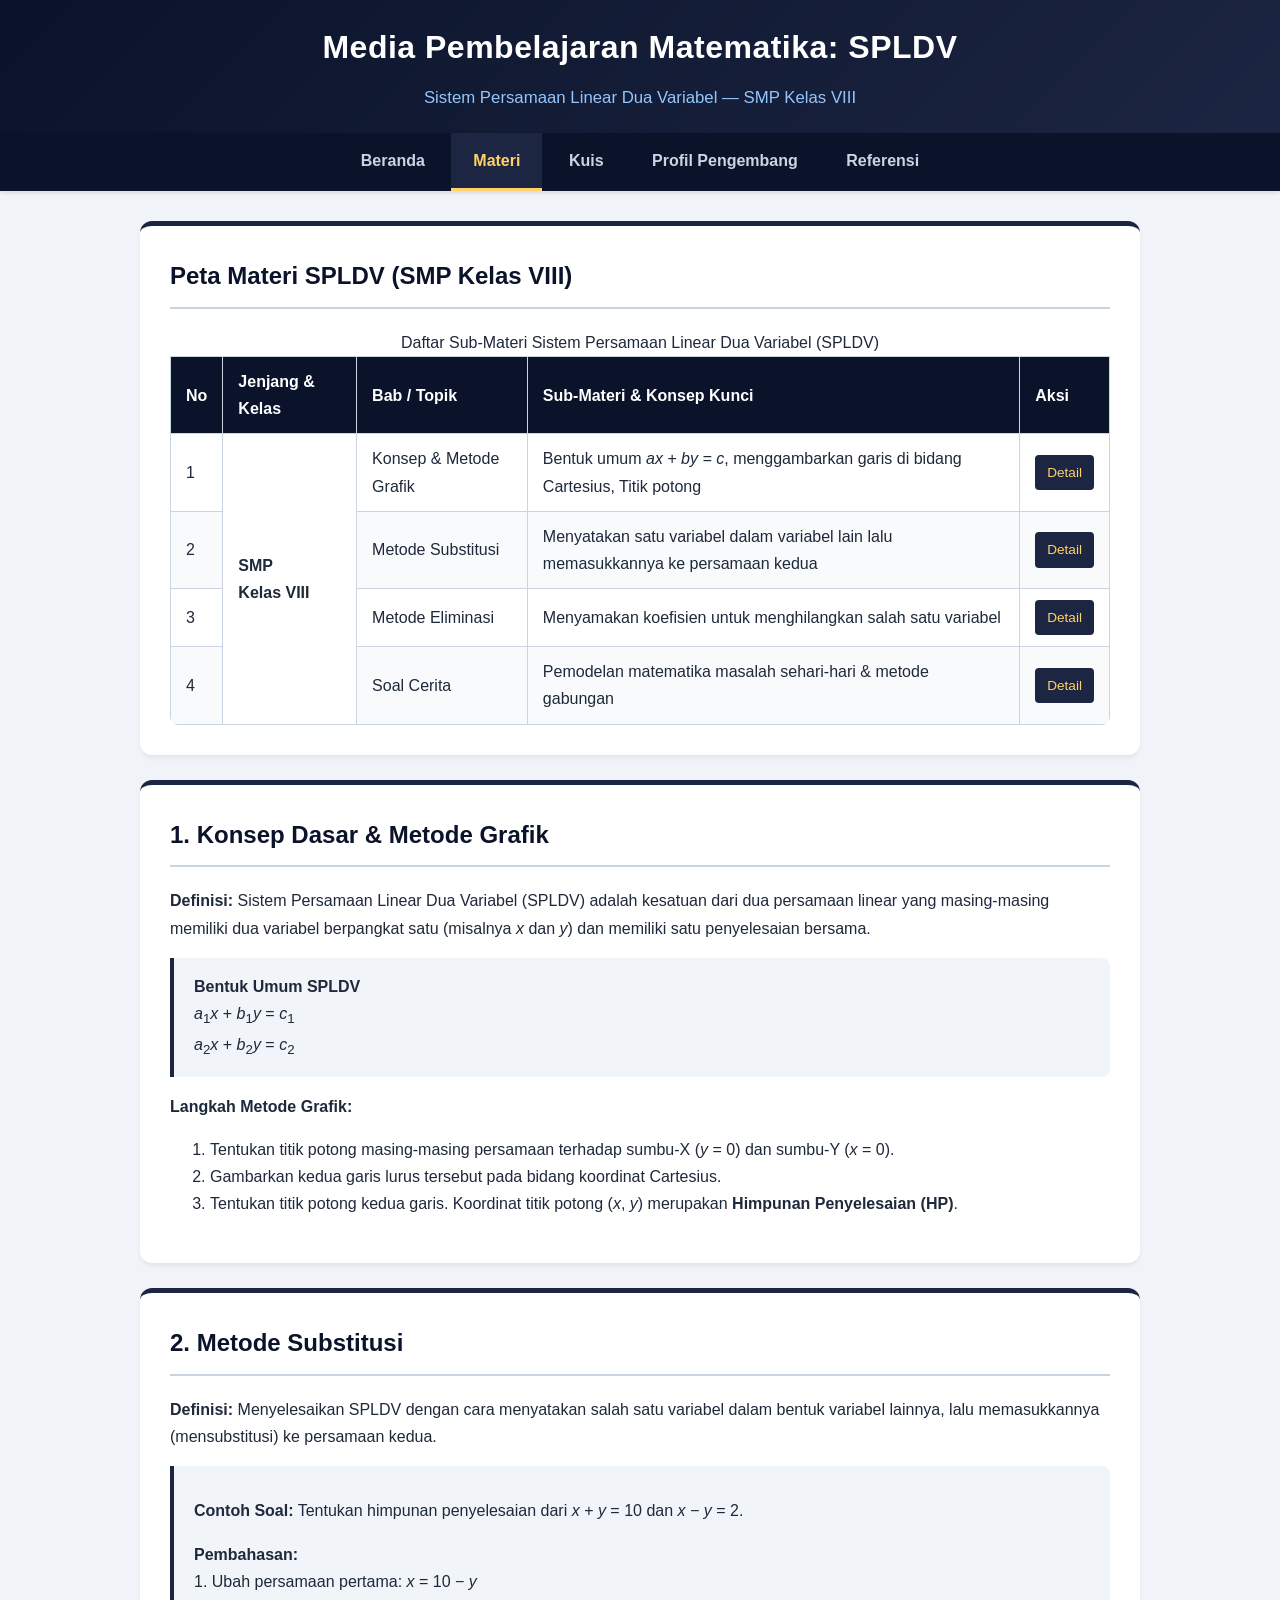
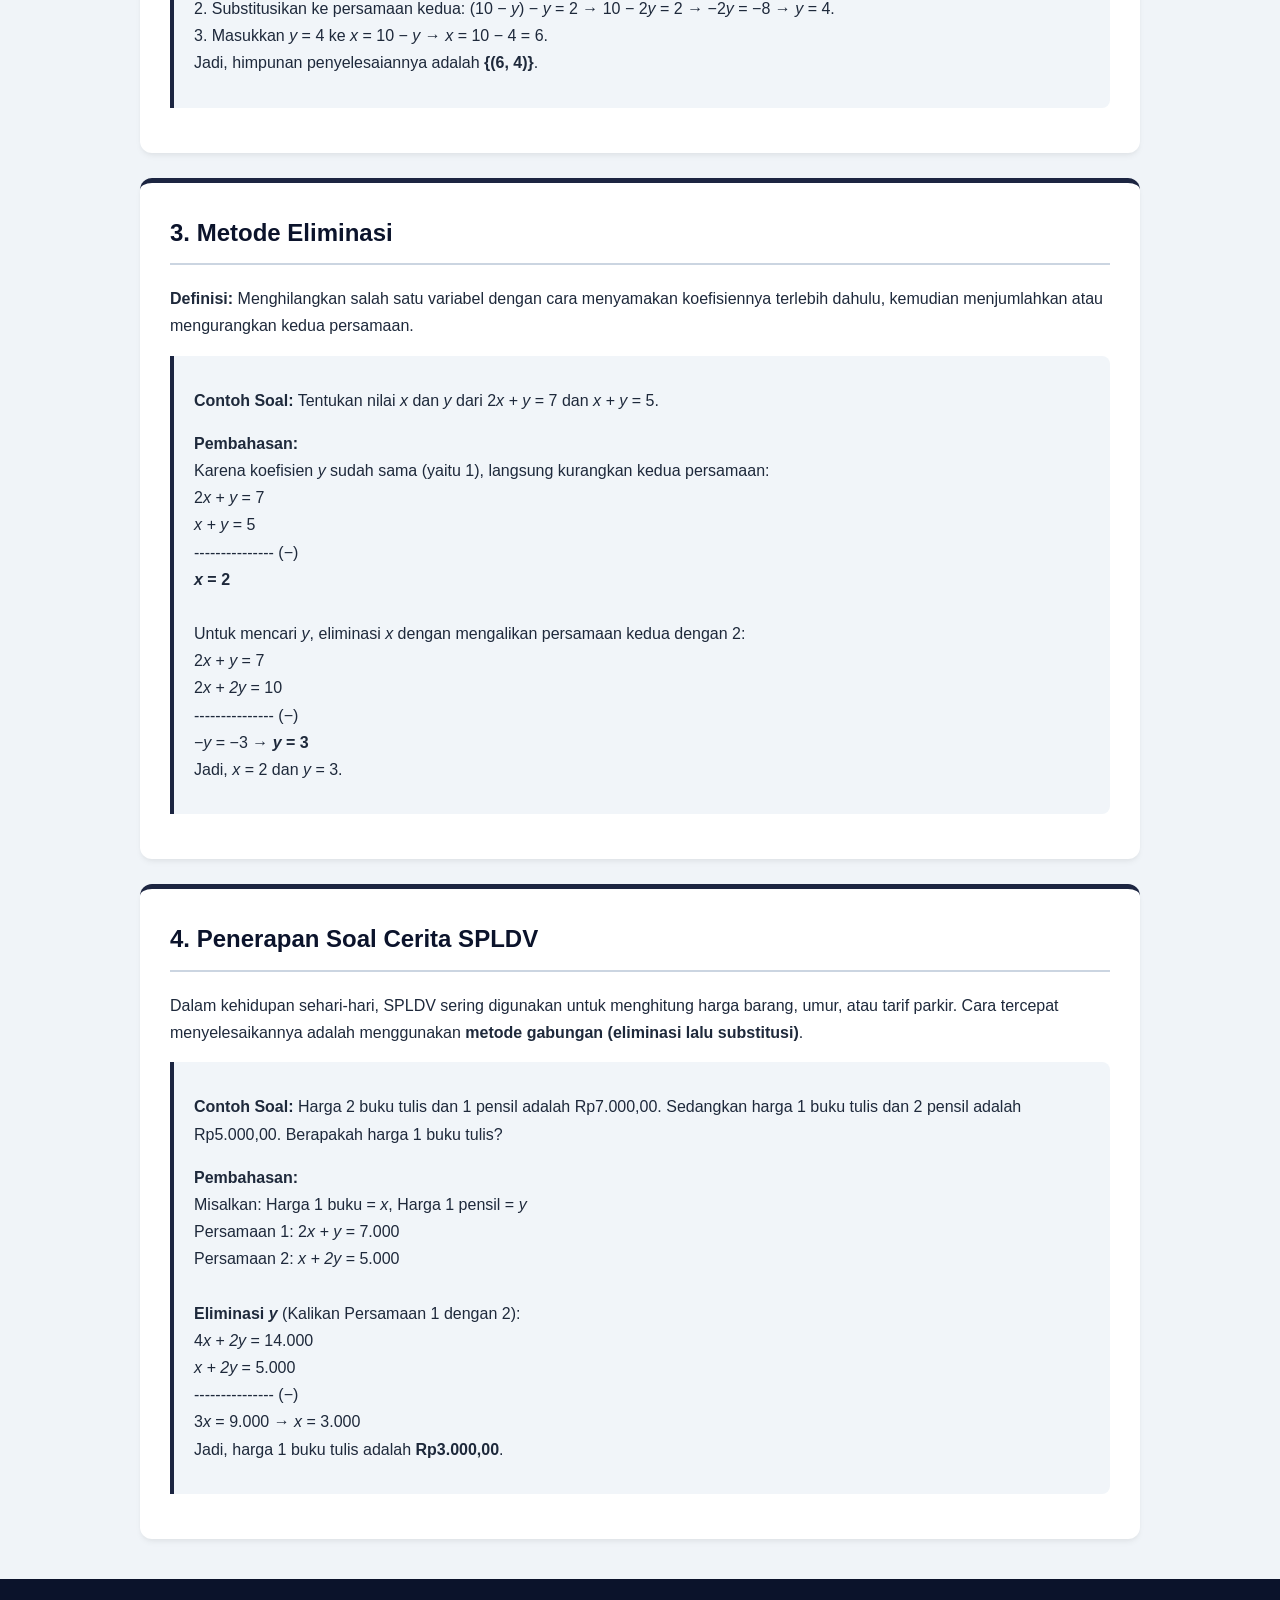
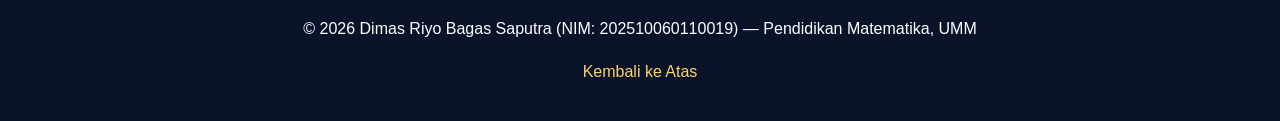
<file: materi.html>
<!DOCTYPE html>
<html lang="id">
<head>
    <meta charset="UTF-8">
    <meta name="viewport" content="width=device-width, initial-scale=1.0">
    <title>Materi SPLDV | SMP Kelas VIII</title>
    <link rel="stylesheet" href="style.css">
</head>
<body id="atas">
    <header>
        <h1>Media Pembelajaran Matematika: SPLDV</h1>
        <p>Sistem Persamaan Linear Dua Variabel &mdash; SMP Kelas VIII</p>
    </header>
    
    <nav>
        <ul>
            <li><a href="index.html">Beranda</a></li>
            <li><a href="materi.html" class="active">Materi</a></li>
            <li><a href="kuis.html">Kuis</a></li>
            <li><a href="profil.html">Profil Pengembang</a></li>
            <li><a href="referensi.html">Referensi</a></li>
        </ul>
    </nav>

    <main>
        <section class="card">
            <h2>Peta Materi SPLDV (SMP Kelas VIII)</h2>
            <table>
                <caption>Daftar Sub-Materi Sistem Persamaan Linear Dua Variabel (SPLDV)</caption>
                <thead>
                    <tr>
                        <th>No</th>
                        <th>Jenjang &amp; Kelas</th>
                        <th>Bab / Topik</th>
                        <th>Sub-Materi &amp; Konsep Kunci</th>
                        <th>Aksi</th>
                    </tr>
                </thead>
                <tbody>
                    <tr>
                        <td>1</td>
                        <td rowspan="4"><strong>SMP<br>Kelas VIII</strong></td>
                        <td>Konsep &amp; Metode Grafik</td>
                        <td>Bentuk umum <i>ax + by = c</i>, menggambarkan garis di bidang Cartesius, Titik potong</td>
                        <td><a href="#grafik" class="btn-detail">Detail</a></td>
                    </tr>
                    <tr>
                        <td>2</td>
                        <td>Metode Substitusi</td>
                        <td>Menyatakan satu variabel dalam variabel lain lalu memasukkannya ke persamaan kedua</td>
                        <td><a href="#substitusi" class="btn-detail">Detail</a></td>
                    </tr>
                    <tr>
                        <td>3</td>
                        <td>Metode Eliminasi</td>
                        <td>Menyamakan koefisien untuk menghilangkan salah satu variabel</td>
                        <td><a href="#eliminasi" class="btn-detail">Detail</a></td>
                    </tr>
                    <tr>
                        <td>4</td>
                        <td>Soal Cerita</td>
                        <td>Pemodelan matematika masalah sehari-hari &amp; metode gabungan</td>
                        <td><a href="#soal-cerita" class="btn-detail">Detail</a></td>
                    </tr>
                </tbody>
            </table>
        </section>

        <section id="grafik" class="card">
            <h2>1. Konsep Dasar &amp; Metode Grafik</h2>
            <p><strong>Definisi:</strong> Sistem Persamaan Linear Dua Variabel (SPLDV) adalah kesatuan dari dua persamaan linear yang masing-masing memiliki dua variabel berpangkat satu (misalnya <i>x</i> dan <i>y</i>) dan memiliki satu penyelesaian bersama.</p>
            <div class="formula-box">
                <strong>Bentuk Umum SPLDV</strong><br>
                <i>a</i><sub>1</sub><i>x</i> + <i>b</i><sub>1</sub><i>y</i> = <i>c</i><sub>1</sub><br>
                <i>a</i><sub>2</sub><i>x</i> + <i>b</i><sub>2</sub><i>y</i> = <i>c</i><sub>2</sub>
            </div>
            <p><strong>Langkah Metode Grafik:</strong></p>
            <ol>
                <li>Tentukan titik potong masing-masing persamaan terhadap sumbu-X (<i>y</i> = 0) dan sumbu-Y (<i>x</i> = 0).</li>
                <li>Gambarkan kedua garis lurus tersebut pada bidang koordinat Cartesius.</li>
                <li>Tentukan titik potong kedua garis. Koordinat titik potong (<i>x</i>, <i>y</i>) merupakan <strong>Himpunan Penyelesaian (HP)</strong>.</li>
            </ol>
        </section>

        <section id="substitusi" class="card">
            <h2>2. Metode Substitusi</h2>
            <p><strong>Definisi:</strong> Menyelesaikan SPLDV dengan cara menyatakan salah satu variabel dalam bentuk variabel lainnya, lalu memasukkannya (mensubstitusi) ke persamaan kedua.</p>
            <div class="example-box">
                <p><strong>Contoh Soal:</strong> Tentukan himpunan penyelesaian dari <i>x + y</i> = 10 dan <i>x &minus; y</i> = 2.</p>
                <p><strong>Pembahasan:</strong><br>
                1. Ubah persamaan pertama: <i>x</i> = 10 &minus; <i>y</i><br>
                2. Substitusikan ke persamaan kedua: (10 &minus; <i>y</i>) &minus; <i>y</i> = 2 &rarr; 10 &minus; 2<i>y</i> = 2 &rarr; &minus;2<i>y</i> = &minus;8 &rarr; <i>y</i> = 4.<br>
                3. Masukkan <i>y</i> = 4 ke <i>x</i> = 10 &minus; <i>y</i> &rarr; <i>x</i> = 10 &minus; 4 = 6.<br>
                Jadi, himpunan penyelesaiannya adalah <strong>{(6, 4)}</strong>.</p>
            </div>
        </section>

        <section id="eliminasi" class="card">
            <h2>3. Metode Eliminasi</h2>
            <p><strong>Definisi:</strong> Menghilangkan salah satu variabel dengan cara menyamakan koefisiennya terlebih dahulu, kemudian menjumlahkan atau mengurangkan kedua persamaan.</p>
            <div class="example-box">
                <p><strong>Contoh Soal:</strong> Tentukan nilai <i>x</i> dan <i>y</i> dari 2<i>x + y</i> = 7 dan <i>x + y</i> = 5.</p>
                <p><strong>Pembahasan:</strong><br>
                Karena koefisien <i>y</i> sudah sama (yaitu 1), langsung kurangkan kedua persamaan:<br>
                2<i>x + y</i> = 7<br>
                <i>x + y</i> = 5<br>
                --------------- (&minus;)<br>
                <strong><i>x</i> = 2</strong><br><br>
                Untuk mencari <i>y</i>, eliminasi <i>x</i> dengan mengalikan persamaan kedua dengan 2:<br>
                2<i>x + y</i> = 7<br>
                2<i>x + 2y</i> = 10<br>
                --------------- (&minus;)<br>
                &minus;<i>y</i> = &minus;3 &rarr; <strong><i>y</i> = 3</strong><br>
                Jadi, <i>x</i> = 2 dan <i>y</i> = 3.</p>
            </div>
        </section>

        <section id="soal-cerita" class="card">
            <h2>4. Penerapan Soal Cerita SPLDV</h2>
            <p>Dalam kehidupan sehari-hari, SPLDV sering digunakan untuk menghitung harga barang, umur, atau tarif parkir. Cara tercepat menyelesaikannya adalah menggunakan <strong>metode gabungan (eliminasi lalu substitusi)</strong>.</p>
            <div class="example-box">
                <p><strong>Contoh Soal:</strong> Harga 2 buku tulis dan 1 pensil adalah Rp7.000,00. Sedangkan harga 1 buku tulis dan 2 pensil adalah Rp5.000,00. Berapakah harga 1 buku tulis?</p>
                <p><strong>Pembahasan:</strong><br>
                Misalkan: Harga 1 buku = <i>x</i>, Harga 1 pensil = <i>y</i><br>
                Persamaan 1: 2<i>x + y</i> = 7.000<br>
                Persamaan 2: <i>x + 2y</i> = 5.000<br><br>
                <strong>Eliminasi <i>y</i></strong> (Kalikan Persamaan 1 dengan 2):<br>
                4<i>x + 2y</i> = 14.000<br>
                <i>x + 2y</i> = 5.000<br>
                --------------- (&minus;)<br>
                3<i>x</i> = 9.000 &rarr; <i>x</i> = 3.000<br>
                Jadi, harga 1 buku tulis adalah <strong>Rp3.000,00</strong>.</p>
            </div>
        </section>
    </main>

    <footer>
        <p>&copy; 2026 Dimas Riyo Bagas Saputra (NIM: 202510060110019) &mdash; Pendidikan Matematika, UMM</p>
        <p><a href="#atas">Kembali ke Atas</a></p>
    </footer>
</body>
</html>
</file>
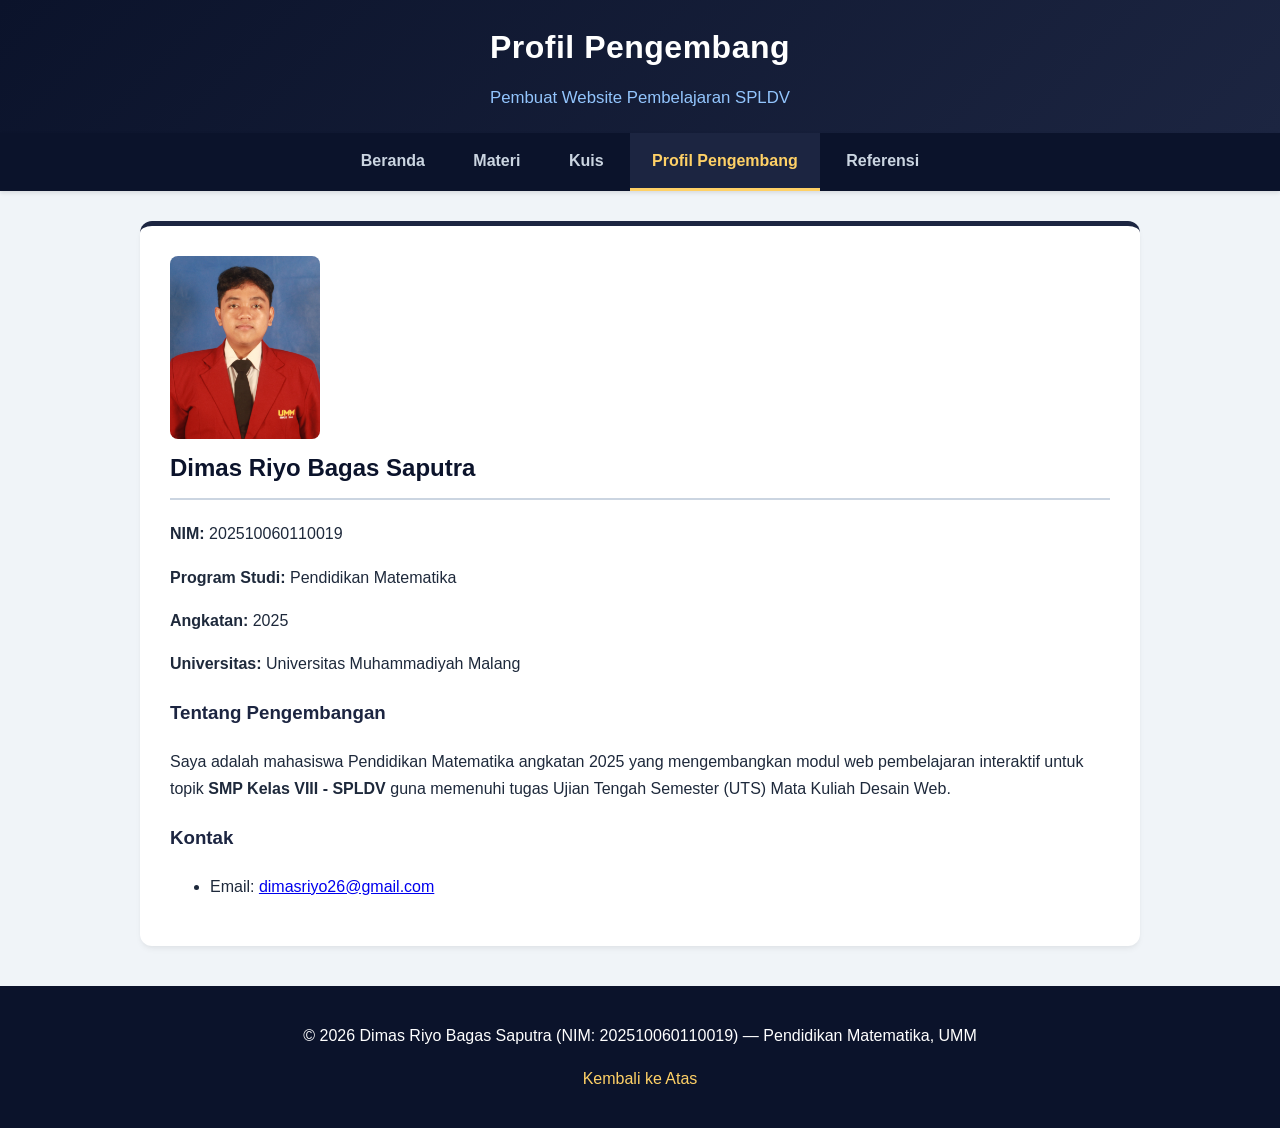
<file: profil.html>
<!DOCTYPE html>
<html lang="id">
<head>
    <meta charset="UTF-8">
    <meta name="viewport" content="width=device-width, initial-scale=1.0">
    <title>Profil Pengembang | Riyo - SPLDV</title>
    <link rel="stylesheet" href="style.css">
</head>
<body id="atas">
    <header>
        <h1>Profil Pengembang</h1>
        <p>Pembuat Website Pembelajaran SPLDV</p>
    </header>
    
    <nav>
        <ul>
            <li><a href="index.html">Beranda</a></li>
            <li><a href="materi.html">Materi</a></li>
            <li><a href="kuis.html">Kuis</a></li>
            <li><a href="profil.html" class="active">Profil Pengembang</a></li>
            <li><a href="referensi.html">Referensi</a></li>
        </ul>
    </nav>

    <main>
        <section class="card">
            <img src="image/Dimas Riyo Bagas Saputra.JPG.jpeg" alt="Foto Dimas Riyo Bagas Saputra" width="150" style="border-radius: 8px;">
            <h2>Dimas Riyo Bagas Saputra</h2>
            <p><strong>NIM:</strong> 202510060110019</p>
            <p><strong>Program Studi:</strong> Pendidikan Matematika</p>
            <p><strong>Angkatan:</strong> 2025</p>
            <p><strong>Universitas:</strong> Universitas Muhammadiyah Malang</p>
            <h3>Tentang Pengembangan</h3>
            <p>
                Saya adalah mahasiswa Pendidikan Matematika angkatan 2025 yang mengembangkan modul web pembelajaran interaktif untuk topik <strong>SMP Kelas VIII - SPLDV</strong> guna memenuhi tugas Ujian Tengah Semester (UTS) Mata Kuliah Desain Web.
            </p>
            <h3>Kontak</h3>
            <ul>
                <li>Email: <a href="mailto:dimasriyo26@gmail.com">dimasriyo26@gmail.com</a></li>
            </ul>
        </section>
    </main>

    <footer>
        <p>&copy; 2026 Dimas Riyo Bagas Saputra (NIM: 202510060110019) &mdash; Pendidikan Matematika, UMM</p>
        <p><a href="#atas">Kembali ke Atas</a></p>
    </footer>
</body>
</html>
</file>
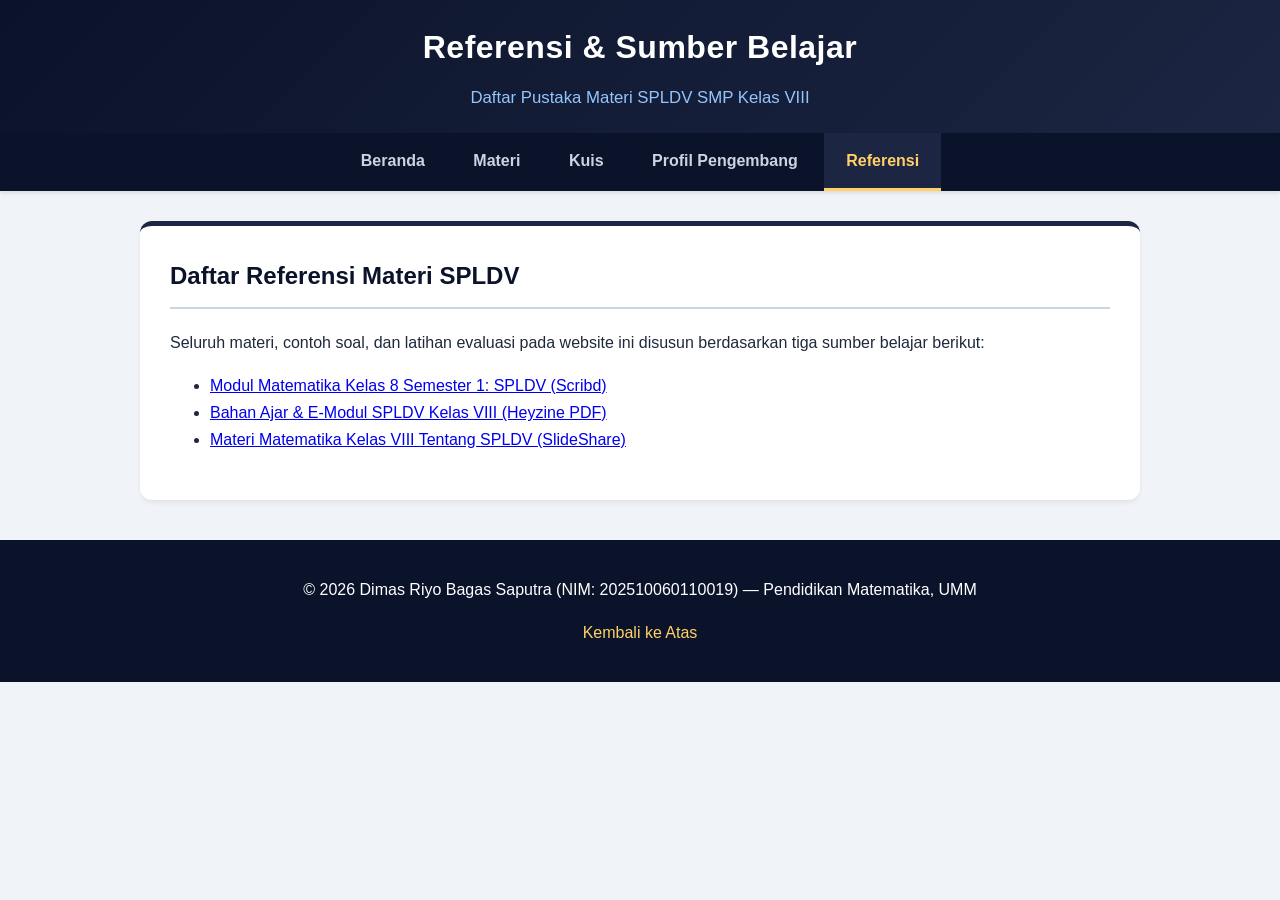
<file: referensi.html>
<!DOCTYPE html>
<html lang="id">
<head>
    <meta charset="UTF-8">
    <meta name="viewport" content="width=device-width, initial-scale=1.0">
    <title>Referensi | Pembelajaran SPLDV</title>
    <link rel="stylesheet" href="style.css">
</head>
<body id="atas">
    <header>
        <h1>Referensi &amp; Sumber Belajar</h1>
        <p>Daftar Pustaka Materi SPLDV SMP Kelas VIII</p>
    </header>
    
    <nav>
        <ul>
            <li><a href="index.html">Beranda</a></li>
            <li><a href="materi.html">Materi</a></li>
            <li><a href="kuis.html">Kuis</a></li>
            <li><a href="profil.html">Profil Pengembang</a></li>
            <li><a href="referensi.html" class="active">Referensi</a></li>
        </ul>
    </nav>

    <main>
        <section class="card">
            <h2>Daftar Referensi Materi SPLDV</h2>
            <p>Seluruh materi, contoh soal, dan latihan evaluasi pada website ini disusun berdasarkan tiga sumber belajar berikut:</p>
            <ul>
                <li><a href="https://id.scribd.com/document/520595227/modul-matematika-kelas-8-semester-1-SPLDV" target="_blank" rel="noopener">Modul Matematika Kelas 8 Semester 1: SPLDV (Scribd)</a></li>
                <li><a href="https://cdn.heyzine.com/files/uploaded/15b70071c609f0ae069bcd869b380ec01ec1d8a2-1.pdf" target="_blank" rel="noopener">Bahan Ajar &amp; E-Modul SPLDV Kelas VIII (Heyzine PDF)</a></li>
                <li><a href="https://www.slideshare.net/slideshow/materi-matematika-kelas-viii-tentang-spldv/273435491" target="_blank" rel="noopener">Materi Matematika Kelas VIII Tentang SPLDV (SlideShare)</a></li>
            </ul>
        </section>
    </main>

    <footer>
        <p>&copy; 2026 Dimas Riyo Bagas Saputra (NIM: 202510060110019) &mdash; Pendidikan Matematika, UMM</p>
        <p><a href="#atas">Kembali ke Atas</a></p>
    </footer>
</body>
</html>
</file>
<file: style.css>
:root {
    --primary: #1c2541;
    --primary-dark: #0b132b;
    --accent: #ffd166;
    --accent-hover: #f4a261;
    --bg-main: #f0f4f8;
    --card-bg: #ffffff;
    --text-main: #1e293b;
    --border-color: #cbd5e1;
}

Body {
    font-family: 'Segoe UI', Tahoma, Geneva, Verdana, sans-serif;
    background-color: var(--bg-main);
    color: var(--text-main);
    margin: 0;
    padding: 0;
    line-height: 1.7;
}

header {
     background: linear-gradient(135deg, var(--primary-dark), var(--primary));
    color: #ffffff;
    text-align: center;
    padding: 20px;
    box-shadow: 0 4px 6px -1px rgba(0, 0, 0, 0.1);
}


header h1 {
    margin: 0 0 10px 0;
    font-size: 2rem;
    letter-spacing: 0.5px;
    color: #ffffff;
}

header p {
    margin: 0;
    color: #93c5fd;
    font-size: 1.05rem;
}

nav {
    background-color: var(--primary-dark);
    text-align: center;
    position: sticky;
    top: 0;
    z-index: 100;
    box-shadow: 0 2px 4px rgba(0,0,0,0.1);
}

nav ul {
    list-style: none;
    margin: 0;
    padding: 0;
}

nav ul li {
    display: inline-block;
}

nav ul li a {
    display: block;
    color: #cbd5e1;
    text-decoration: none;
    padding: 14px 22px;
    font-weight: 600;
    transition: all 0.3s ease;
}
 
nav ul li a:hover,
nav ul li a.active {
    background-color: var(--primary);
    color: var(--accent);
    border-bottom: 3px solid var(--accent);
}

main {
    width: 85%;
    max-width: 1000px;
    margin: 30px auto;
}

.card, section {
    background-color: var(--card-bg);
    padding: 30px;
    margin-bottom: 25px;
    border-radius: 12px;
    box-shadow: 0 4px 6px -1px rgba(0, 0, 0, 0.05), 0 2px 4px -1px rgba(0, 0, 0, 0.03);
    border-top: 5px solid var(--primary);
}

h2 {
    color: var(--primary-dark);
    margin-top: 0;
    font-size: 1.5rem;
    border-bottom: 2px solid var(--border-color);
    padding-bottom: 10px;
}

h3 {
    color: var(--primary);
    margin-top: 20px;
}

table {
    width: 100%;
    border-collapse: collapse;
    margin-top: 15px;
    border-radius: 8px;
    overflow: hidden;
}


th, td {
    border: 1px solid var(--border-color);
    padding: 11px 15px;
    text-align: left;
}

thead th {
    background-color: var(--primary-dark);
    color: #ffffff;
    font-weight: 600;
}

tbody tr:nth-child(even) {
    background-color: #f8fafc;
}

tbody tr:hover {
    background-color: #f1f5f9;
}

.btn, button[type="submit"] {
    display: inline-block;
    background-color: var(--primary);
    color: #ffffff;
    padding: 11px 20px;
    text-decoration: none;
    border: none;
    border-radius: 6px;
    cursor: pointer;
    font-weight: 600;
    transition: background-color 0.2s ease, transform 0.1s ease;
    margin-right: 8px;
    margin-top: 10px;
}

.btn:hover, button[type="submit"]:hover {
    background-color: var(--primary-dark);
    color: var(--accent);
    transform: translateY(-1px);
}

.btn-secondary {
    background-color: #64748b;
}

.btn-secondary:hover {
    background-color: #475569;
}

.btn-detail {
    background-color: #3a506b;
    color: #ffffff;
    padding: 6px 12px;
    border-radius: 4px;
    font-size: 0.85rem;
    text-decoration: none;
    display: inline-block;
    transition: background-color 0.2s;
}

.btn-detail {
    background-color: var(--primary);
    color: var(--accent);
}

.formula-box, .example-box {
    background-color: #f1f5f9;
    border-left: 4px solid var(--primary);
    padding: 15px 20px;
    margin: 15px 0;
    border-radius: 0 8px 8px 0;
}

.soal-container {
    margin-bottom: 25px;
    padding-bottom: 15px;
}

.nomor-soal {
    font-weight: bold;
    color: var(--primary);
    margin-bottom: 8px;
}

.isi-soal {
    margin-left: 10px;
}

.opsi-jawaban {
    margin-top: 10px;
    margin-bottom: 12px;
}

.opsi-jawaban label {
    display: block;
    margin: 6px 0;
    padding: 8px 12px;
    background-color: #f8fafc;
    border: 1px solid var(--border-color);
    border-radius: 6px;
    cursor: pointer;
    transition: background-color 0.2s;
}

.opsi-jawaban label:hover {
    background-color: #e2e8f0;
}

details.terkunci {
    pointer-events: none;
    opacity: 0.6;
    filter: blur(1px);
    transition: all 0.3s ease;
}

.area-pembahasan {
    margin-top: 10px;
    padding: 15px;
    background-color: #f8fafc;
    border-left: 4px solid var(--primary);
    border-radius: 0 6px 6px 6px;
}

.benar {
    background-color: #dcfce7 !important;
    border-color: #22c55e !important;
    color: #15803d;
    font-weight: bold;
}

.salah {
    background-color: #fee2e2 !important;
    border-color: #ef4444 !important;
    color: #b91c1c;
    font-weight: bold;
}

.info-skor {
    background-color: #eff6ff;
    border: 1px solid #bfdbfe;
    padding: 15px;
    border-radius: 8px;
    margin-bottom: 20px;
    color: var(--primary);
}

footer {
    background-color: var(--primary-dark);
    color: #ffffff;
    text-align: center;
    padding: 20px;
    margin-top: 40px;
}

footer a {
    color: var(--accent);
    text-decoration: none;
}

footer a:hover {
    text-decoration: underline;
}
</file>
